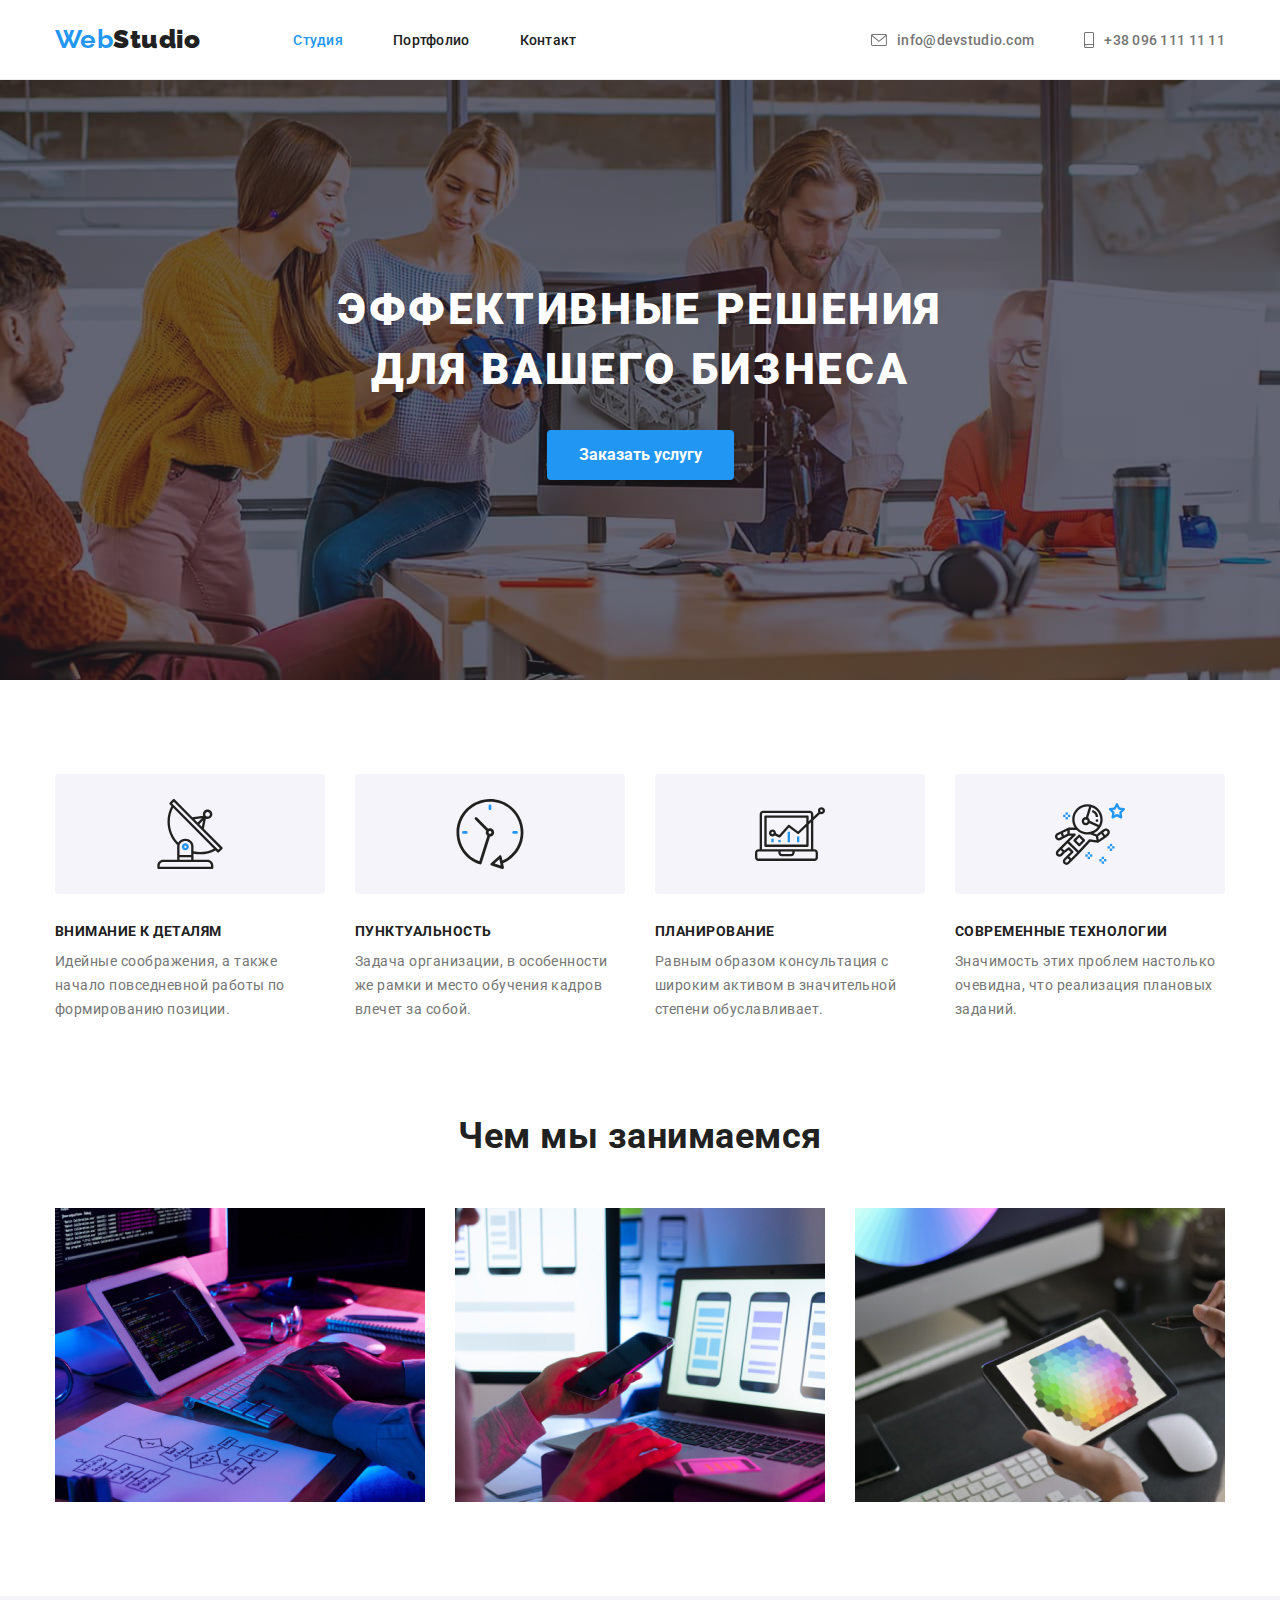
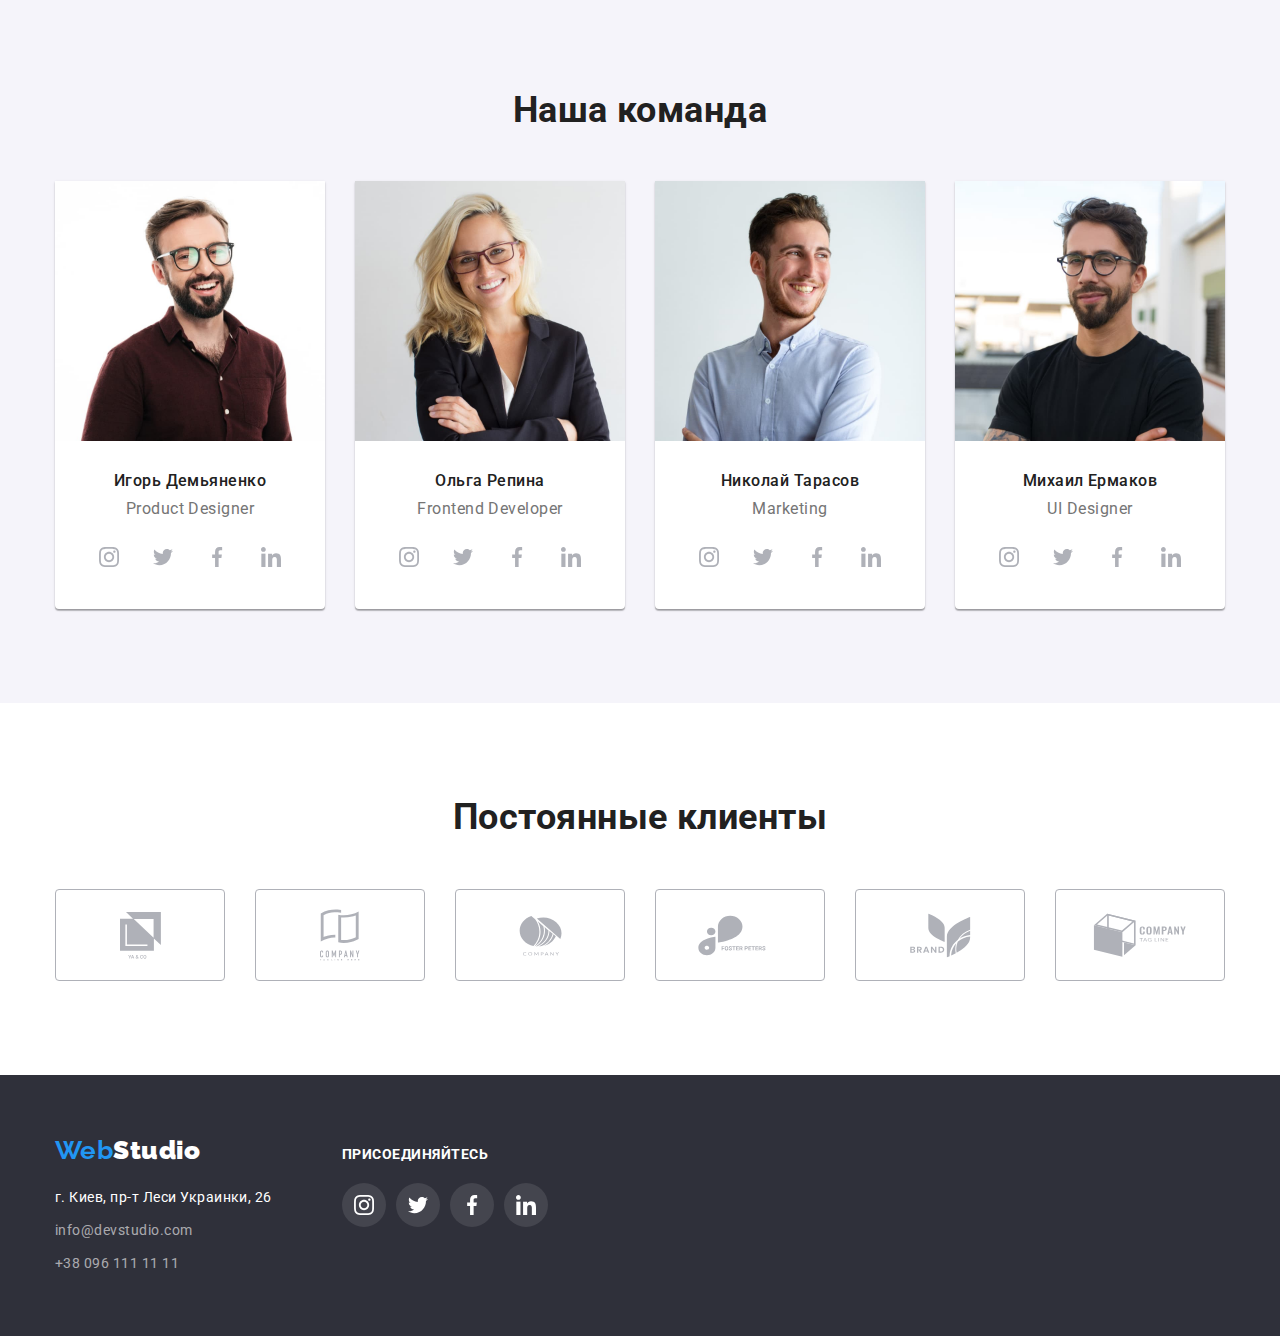
<file: index.html>
<!DOCTYPE html>
<html lang="ru">

<head>
    <meta charset="UTF-8">
    <meta http-equiv="X-UA-Compatible" content="IE=edge">
    <meta name="viewport" content="width=device-width, initial-scale=1.0">
    <title>WebStudio</title>
    <link
        href="https://fonts.googleapis.com/css2?family=Raleway:wght@700&family=Roboto:wght@400;500;700;900&display=swap"
        rel="stylesheet">
    <link rel="stylesheet" href="https://cdnjs.cloudflare.com/ajax/libs/modern-normalize/1.0.0/modern-normalize.min.css" />
    <link rel="stylesheet" href="./css/styles.css">
</head>

<body>
    <header class="page-header">
        <div class="container header-nav">
            <nav class="nav-menu">
                <a class="logo link" href="./index.html"><span class="accent">Web</span><b>Studio</b></a>
                <ul class="nav-list link list">
                    <li class="nav-item"><a class="nav-link link current" href="index.html">Студия</a></li>
                    <li class="nav-item"><a class="nav-link link" href="portfolio.html">Портфолио</a></li>
                    <li class="nav-item"><a class="nav-link link" href="">Контакт</a></li>
                </ul>
            </nav>
            <ul class="contacts-list link list">
                <li class="contacts-item">
                    <a class="contacts-link link" href="mailto:info@devstudio.com">
                        <svg class="contacts-icon" width="16" height="12">
                            <use href="./images/sprite.svg#icon-envelope"></use>
                        </svg>info@devstudio.com
                    </a>
                </li>
                <li class="contacts-item">
                    <a class="contacts-link link" href="tel:+380961111111">
                        <svg class="contacts-icon" width="10" height="16">
                            <use href="./images/sprite.svg#icon-smartphone"></use>
                        </svg>+38 096 111 11 11
                    </a>
                </li>
            </ul>
        </div>
    </header>

    <main>
        <section class="hero section hero-banner">    
            <div class="container">
                <h1 class="hero-title">Эффективные решения для вашего бизнеса</h1>
                <button class="hero-button" type="button">Заказать услугу</button>
            </div>
        </section>

        <section class="advantage section">
            <div class="container">
            <h2 class="visually-hidden">Особенности</h2>
            <ul class="advantage-list list">
                <li class="advantage-item icon-antenna">
                    <div class="advantage-icon-block">
                        <svg class="advantage-icon" width="70" height="70">
                            <use href="./images/sprite.svg#icon-antenna1"></use>
                        </svg>
                    </div>
                    <h3 class="advantage-title">Внимание к деталям</h3>
                    <p class="advantage-text">Идейные соображения, а также начало повседневной работы по формированию
                        позиции.</p>
                </li>
                <li class="advantage-item icon-clock">
                    <div class="advantage-icon-block">
                        <svg class="advantage-icon" width="70" height="70">
                            <use href="./images/sprite.svg#icon-clock1"></use>
                        </svg>
                    </div>
                    <h3 class="advantage-title">Пунктуальность</h3>
                    <p class="advantage-text">Задача организации, в особенности же рамки и место обучения кадров влечет
                        за собой.</p>
                </li>
                <li class="advantage-item icon-diagram">
                    <div class="advantage-icon-block">
                        <svg class="advantage-icon" width="70" height="70">
                            <use href="./images/sprite.svg#icon-diagram1"></use>
                        </svg>
                    </div>
                    <h3 class="advantage-title">Планирование</h3>
                    <p class="advantage-text">Равным образом консультация с широким активом в значительной степени
                        обуславливает.</p>
                </li>
                <li class="advantage-item icon-astronaut">
                    <div class="advantage-icon-block">
                        <svg class="advantage-icon" width="70" height="70">
                            <use href="./images/sprite.svg#icon-astronaut1"></use>
                        </svg>
                    </div>
                    <h3 class="advantage-title">Современные технологии</h3>
                    <p class="advantage-text">Значимость этих проблем настолько очевидна, что реализация плановых
                        заданий.</p>
                </li>
            </ul>
            </div>
        </section>

        <section class="about-us section">
            <div class="container">
            <h2 class="about-us-title">Чем мы занимаемся</h2>
            <ul class="about-us-list list">
                <li class="about-us-item"><img src="images/image1.jpg" alt="Работа за компьтером" width="370"
                        height="294"></li>
                <li class="about-us-item"><img src="images/image2.jpg" alt="Изготовление макетов" width="370"
                        height="294"></li>
                <li class="about-us-item"><img src="images/image3.jpg" alt="Выбор цветовой палитры" width="370"
                        height="294"></li>
            </ul>
            </div>
        </section>

        <section class="team section">
            <div class="container">
            <h2 class="team-title">Наша команда</h2>
            <ul class="team-list list">
                <li class="team-item">
                    <img src="images/worker1.jpg" alt="Продукт дизайнер" width="270" height="260">
                    <div class="team-item-block">
                        <h3 class="team-name">Игорь Демьяненко</h3>
                        <p class="team-position">Product Designer</p>
                    </div>
                    <div class="team-socials-block">
                            <a class="team-socials-link link" href="www.instagram.com"><svg class="team-social-icon icon-instagram" width="20"
                                    height="20">
                                    <use href="./images/sprite.svg#icon-instagram1"></use>
                                </svg></a>
                            <a class="team-socials-link link" href="www.twitter.com"><svg class="team-social-icon icon-twitter" width="20"
                                    height="20">
                                    <use href="./images/sprite.svg#icon-twitter1"></use>
                                </svg></a>
                            <a class="team-socials-link link" href="www.facebook.com"><svg class="team-social-icon icon-facebook" width="20"
                                    height="20">
                                    <use href="./images/sprite.svg#icon-facebook1"></use>
                                </svg></a>
                            <a class="team-socials-link link" href="www.linkedin.com"><svg class="team-social-icon icon-linkedin" width="20"
                                    height="20">
                                    <use href="./images/sprite.svg#icon-linkedin1"></use>
                                </svg></a>
                        </div>
                </li>
                <li class="team-item">
                    <img src="images/worker2.jpg" alt="Фронт-энд разработчик" width="270" height="260">
                    <div class="team-item-block">
                        <h3 class="team-name">Ольга Репина</h3>
                        <p class="team-position">Frontend Developer</p>
                    </div>
                    <div class="team-socials-block">
                        <a class="team-socials-link link" href="www.instagram.com"><svg class="team-social-icon icon-instagram" width="20"
                                height="20">
                                <use href="./images/sprite.svg#icon-instagram1"></use>
                            </svg></a>
                        <a class="team-socials-link link" href="www.twitter.com"><svg class="team-social-icon icon-twitter" width="20"
                                height="20">
                                <use href="./images/sprite.svg#icon-twitter1"></use>
                            </svg></a>
                        <a class="team-socials-link link" href="www.facebook.com"><svg class="team-social-icon icon-facebook" width="20"
                                height="20">
                                <use href="./images/sprite.svg#icon-facebook1"></use>
                            </svg></a>
                        <a class="team-socials-link link" href="www.linkedin.com"><svg class="team-social-icon icon-linkedin" width="20"
                                height="20">
                                <use href="./images/sprite.svg#icon-linkedin1"></use>
                            </svg></a>
                    </div>
                </li>
                <li class="team-item">
                    <img src="images/worker3.jpg" alt="Маркетолог" width="270" height="260">
                    <div class="team-item-block">
                        <h3 class="team-name">Николай Тарасов</h3>
                        <p class="team-position">Marketing</p>
                    </div>
                    <div class="team-socials-block">
                        <a class="team-socials-link link" href="www.instagram.com"><svg class="team-social-icon icon-instagram" width="20"
                                height="20">
                                <use href="./images/sprite.svg#icon-instagram1"></use>
                            </svg></a>
                        <a class="team-socials-link link" href="www.twitter.com"><svg class="team-social-icon icon-twitter" width="20"
                                height="20">
                                <use href="./images/sprite.svg#icon-twitter1"></use>
                            </svg></a>
                        <a class="team-socials-link link" href="www.facebook.com"><svg class="team-social-icon icon-facebook" width="20"
                                height="20">
                                <use href="./images/sprite.svg#icon-facebook1"></use>
                            </svg></a>
                        <a class="team-socials-link link" href="www.linkedin.com"><svg class="team-social-icon icon-linkedin" width="20"
                                height="20">
                                <use href="./images/sprite.svg#icon-linkedin1"></use>
                            </svg></a>
                    </div>
                </li>
                <li class="team-item">
                    <img src="images/worker4.jpg" alt="UI Дизайнер" width="270" height="260">
                    <div class="team-item-block">
                        <h3 class="team-name">Михаил Ермаков</h3>
                        <p class="team-position">UI Designer</p>
                    </div>
                    <div class="team-socials-block">
                        <a class="team-socials-link link" href="www.instagram.com"><svg class="team-social-icon icon-instagram" width="20"
                                height="20">
                                <use href="./images/sprite.svg#icon-instagram1"></use>
                            </svg></a>
                        <a class="team-socials-link link" href="www.twitter.com"><svg class="team-social-icon icon-twitter" width="20"
                                height="20">
                                <use href="./images/sprite.svg#icon-twitter1"></use>
                            </svg></a>
                        <a class="team-socials-link link" href="www.facebook.com"><svg class="team-social-icon icon-facebook" width="20"
                                height="20">
                                <use href="./images/sprite.svg#icon-facebook1"></use>
                            </svg></a>
                        <a class="team-socials-link link" href="www.linkedin.com"><svg class="team-social-icon icon-linkedin" width="20"
                                height="20">
                                <use href="./images/sprite.svg#icon-linkedin1"></use>
                            </svg></a>
                    </div>
                </li>
            </ul>
            </div>
        </section>

        <section class="clients section">
            <div class="container">
                <h2 class="clients-title">Постоянные клиенты</h2>
                <ul class="clients-list list">
                    <li class="clients-item">
                        <a class="clients-link" href="/">
                            <svg class="clients-icon" width="41" height="47">
                                <use href="./images/sprite.svg#icon-group"></use>
                            </svg>
                        </a>
                    </li>
                    <li class="clients-item">
                        <a class="clients-link" href="/">
                            <svg class="clients-icon" width="40" height="52">
                                <use href="./images/sprite.svg#icon-group1"></use>
                            </svg>
                        </a>
                    </li>
                    <li class="clients-item">
                        <a class="clients-link" href="/">
                            <svg class="clients-icon" width="43" height="41">
                                <use href="./images/sprite.svg#icon-group-2"></use>
                            </svg>
                        </a>
                    </li>
                    <li class="clients-item">
                        <a class="clients-link" href="/">
                            <svg class="clients-icon" width="84" height="41">
                                <use href="./images/sprite.svg#icon-group-3"></use>
                            </svg>
                        </a>
                    </li>
                    <li class="clients-item">
                        <a class="clients-link" href="/">
                            <svg class="clients-icon" width="63" height="45">
                                <use href="./images/sprite.svg#icon-group-4"></use>
                            </svg>
                        </a>
                    </li>
                    <li class="clients-item">
                        <a class="clients-link" href="/">
                            <svg class="clients-icon" width="94" height="44">
                                <use href="./images/sprite.svg#icon-group-5"></use>
                            </svg>
                        </a>
                    </li>
                </ul>
            </div>
        </section>
    </main>

    <footer class="footer-page">
        <div class="container footer-container">
            <div class="address-wrapper">
                <a class="footer-logo link" href="./index.html"><span class="accent">Web</span><b>Studio</b></a>
                <address class="footer-address">
                <ul class="footer-list link list">
                    <li class="footer-item"><a class="footer-address-link link" href="https://goo.gl/maps/piqngm7oDQpEDh6u6"
                            target="_blank" rel="noopener nofollow noreferrer">г. Киев, пр-т Леси Украинки, 26</a></li>
                    <li class="footer-item"><a class="footer-contact-link link"
                            href="mailto:info@devstudio.com">info@devstudio.com</a></li>
                    <li class="footer-item"><a class="footer-contact-link link" href="tel:+380961111111">+38 096 111 11
                            11</a></li>
                </ul>
            </address>
        </div>

            <div class="socials-wrapper">
                <h3 class="footer-socials">присоединяйтесь</h3>
                <ul class="footer-socials-list list">
                    <li class="footer-socials-item">
                        <a class="footer-socials-link link" href="www.instagram.com">
                            <svg class="icon-instagram" width="20" height="20">
                                <use href="./images/sprite.svg#icon-instagram1"></use>
                            </svg>
                        </a>
                    </li>
                    <li class="footer-socials-item">
                        <a class="footer-socials-link link" href="www.twitter.com">
                            <svg class="icon-twitter" width="20" height="20">
                                <use href="./images/sprite.svg#icon-twitter1"></use>
                            </svg>
                        </a>
                    </li>
                    <li class="footer-socials-item">
                        <a class="footer-socials-link link" href="www.facebook.com">
                            <svg class="icon-facebook" width="20" height="20">
                                <use href="./images/sprite.svg#icon-facebook1"></use>
                            </svg>
                        </a>
                    </li>
                    <li class="footer-socials-item">
                        <a class="footer-socials-link link" href="www.linkedin.com">
                            <svg class="icon-linkedin" width="20" height="20">
                                <use href="./images/sprite.svg#icon-linkedin1"></use>
                            </svg>
                        </a>
                    </li>
                </ul>
            </div>
        </div>
    </footer>
</body>

</html>
</file>
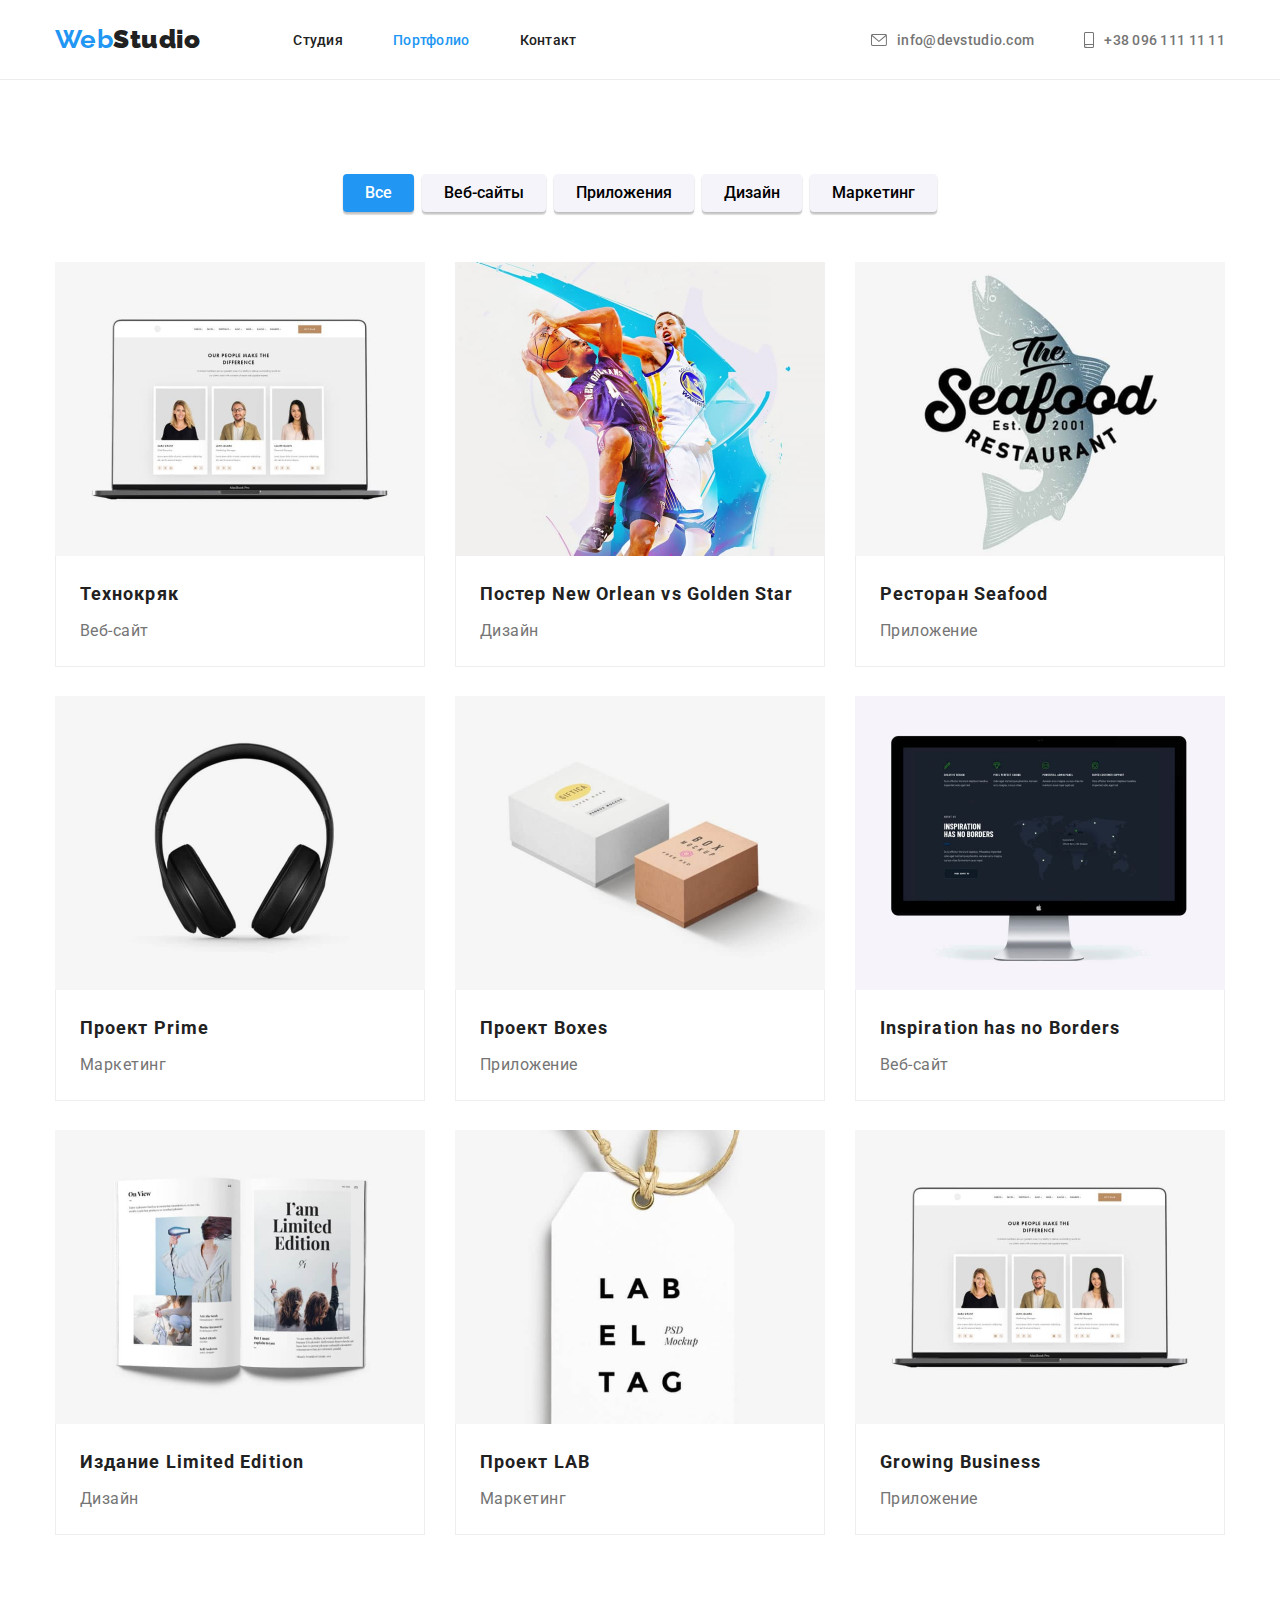
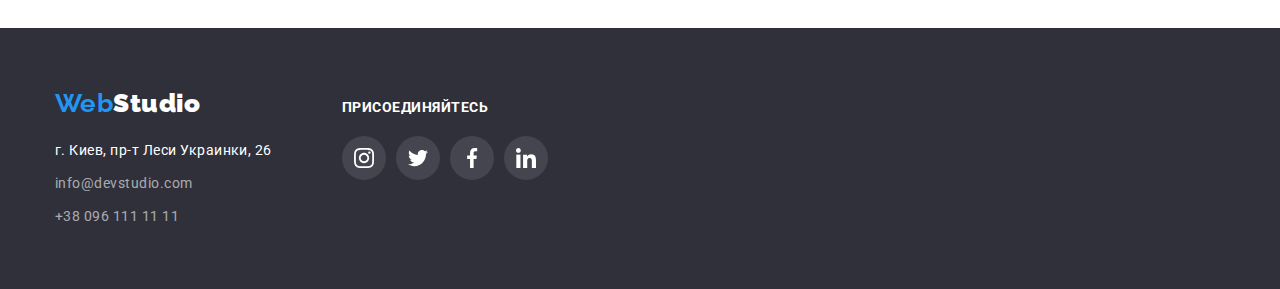
<file: portfolio.html>
<!DOCTYPE html>
<html lang="ru">

<head>
    <meta charset="UTF-8">
    <meta http-equiv="X-UA-Compatible" content="IE=edge">
    <meta name="viewport" content="width=device-width, initial-scale=1.0">
    <title>WebStudio</title>
    <link
        href="https://fonts.googleapis.com/css2?family=Raleway:wght@700&family=Roboto:wght@400;500;700;900&display=swap"
        rel="stylesheet">
    <link rel="stylesheet" href="https://cdnjs.cloudflare.com/ajax/libs/modern-normalize/1.0.0/modern-normalize.min.css" />
    <link rel="stylesheet" href="./css/styles.css">
</head>

<body>
    <header class="page-header">
        <div class="container header-nav">
            <nav class="nav-menu">
                <a class="logo link" href="./index.html"><span class="accent">Web</span><b>Studio</b></a>
                <ul class="nav-list link list">
                    <li class="nav-item"><a class="nav-link link" href="index.html">Студия</a></li>
                    <li class="nav-item"><a class="nav-link link current" href="portfolio.html">Портфолио</a></li>
                    <li class="nav-item"><a class="nav-link link" href="">Контакт</a></li>
                </ul>
            </nav>
            <ul class="contacts-list link list">
                <li class="contacts-item"> 
                    <a class="contacts-link link" href="mailto:info@devstudio.com">
                        <svg class="contacts-icon" width="16" height="12">
                            <use href="./images/sprite.svg#icon-envelope"></use>
                        </svg>info@devstudio.com
                    </a>
                </li>
                <li class="contacts-item">
                    <a class="contacts-link link" href="tel:+380961111111">
                        <svg class="contacts-icon" width="10" height="16">
                            <use href="./images/sprite.svg#icon-smartphone"></use>
                        </svg>+38 096 111 11 11
                    </a>
                </li>
            </ul>
        </div>
    </header>

    <main>
        <section class="portfolio section">
            <div class="container">
                <h1 class="visually-hidden">Фильтр</h1>
                <ul class="filter-list list">
                    <li class="filter-item"><button class="filter active" type="button">Все</button></li>
                    <li class="filter-item"><button class="filter" type="button">Веб-сайты</button></li>
                    <li class="filter-item"><button class="filter" type="button">Приложения</button></li>
                    <li class="filter-item"><button class="filter" type="button">Дизайн</button></li>
                    <li class="filter-item"><button class="filter" type="button">Маркетинг</button></li>
                </ul>
        
                <ul class="portfolio-list list">
                    <li class="portfolio-item">
                        <a class="portfolio-link link" href="./portfolio.html">
                            <img src="images/news.jpg" alt="Ноутбук" width="370" height="294">
                            <div class="portfolio-block">
                                <h2 class="portfolio-title">Технокряк</h2>
                                <p class="portfolio-description">Веб-сайт</p>
                            </div>
                        </a>
                    </li>
                    <li class="portfolio-item">
                        <a class="portfolio-link link" href="./portfolio.html">
                            <img src="images/news1.jpg" alt="Баскетболисты" width="370" height="294">
                            <div class="portfolio-block">
                                <h2 class="portfolio-title">Постер New Orlean vs Golden Star</h2>
                                <p class="portfolio-description">Дизайн</p>
                            </div>
                        </a>
                    </li>
                    <li class="portfolio-item">
                        <a class="portfolio-link link" href="./portfolio.html">
                            <img src="images/news2.jpg" alt="Ресторан" width="370" height="294">
                            <div class="portfolio-block">
                                <h2 class="portfolio-title">Ресторан Seafood</h2>
                                <p class="portfolio-description">Приложение</p>
                            </div>
                        </a>
                    </li>
                    <li class="portfolio-item">
                        <a class="portfolio-link link" href="./portfolio.html">
                            <img src="images/news3.jpg" alt="Наушники" width="370" height="294">
                            <div class="portfolio-block">
                                <h2 class="portfolio-title">Проект Prime</h2>
                                <p class="portfolio-description">Маркетинг</p>
                            </div>
                        </a>
                    </li>
                    <li class="portfolio-item">
                        <a class="portfolio-link link" href="./portfolio.html">
                            <img src="images/news4.jpg" alt="Коробочки" width="370" height="294">
                            <div class="portfolio-block">
                                <h2 class="portfolio-title">Проект Boxes</h2>
                                <p class="portfolio-description">Приложение</p>
                            </div>
                        </a>
                    </li>
                    <li class="portfolio-item">
                        <a class="portfolio-link link" href="./portfolio.html">
                            <img src="images/news5.jpg" alt="Монитор" width="370" height="294">
                            <div class="portfolio-block">
                                <h2 class="portfolio-title">Inspiration has no Borders</h2>
                                <p class="portfolio-description">Веб-сайт</p>
                            </div>
                        </a>
                    </li>
                    <li class="portfolio-item">
                        <a class="portfolio-link link" href="./portfolio.html">
                            <img src="images/news6.jpg" alt="Книга" width="370" height="294">
                            <div class="portfolio-block">
                                <h2 class="portfolio-title">Издание Limited Edition</h2>
                                <p class="portfolio-description">Дизайн</p>
                            </div>
                        </a>
                    </li>
                    <li class="portfolio-item">
                        <a class="portfolio-link link" href="./portfolio.html">
                            <img src="images/news7.jpg" alt="Бирка" width="370" height="294">
                            <div class="portfolio-block">
                                <h2 class="portfolio-title">Проект LAB</h2>
                                <p class="portfolio-description">Маркетинг</p>
                            </div>
                        </a>
                    </li>
                    <li class="portfolio-item">
                        <a class="portfolio-link link" href="./portfolio.html">
                            <img src="images/news.jpg" alt="Ноутбук с работником" width="370" height="294">
                            <div class="portfolio-block">
                                <h2 class="portfolio-title">Growing Business</h2>
                                <p class="portfolio-description">Приложение</p>
                            </div>
                        </a>
                    </li>
                </ul>
            </div>
        </section>
    </main>

    <footer class="footer-page">
        <div class="container footer-container">
            <div class="address-wrapper">
                <a class="footer-logo link" href="./index.html"><span class="accent">Web</span><b>Studio</b></a>
                <address class="footer-address">
                    <ul class="footer-list link list">
                        <li class="footer-item"><a class="footer-address-link link"
                                href="https://goo.gl/maps/piqngm7oDQpEDh6u6" target="_blank"
                                rel="noopener nofollow noreferrer">г. Киев, пр-т Леси Украинки, 26</a></li>
                        <li class="footer-item"><a class="footer-contact-link link"
                                href="mailto:info@devstudio.com">info@devstudio.com</a></li>
                        <li class="footer-item"><a class="footer-contact-link link" href="tel:+380961111111">+38 096 111 11
                                11</a></li>
                    </ul>
                </address>
            </div>
    
            <div class="socials-wrapper">
                <h3 class="footer-socials">присоединяйтесь</h3>
                <ul class="footer-socials-list list">
                    <li class="footer-socials-item">
                        <a class="footer-socials-link link" href="www.instagram.com">
                            <svg class="icon-instagram" width="20" height="20">
                                <use href="./images/sprite.svg#icon-instagram1"></use>
                            </svg>
                        </a>
                    </li>
                    <li class="footer-socials-item">
                        <a class="footer-socials-link link" href="www.twitter.com">
                            <svg class="icon-twitter" width="20" height="20">
                                <use href="./images/sprite.svg#icon-twitter1"></use>
                            </svg>
                        </a>
                    </li>
                    <li class="footer-socials-item">
                        <a class="footer-socials-link link" href="www.facebook.com">
                            <svg class="icon-facebook" width="20" height="20">
                                <use href="./images/sprite.svg#icon-facebook1"></use>
                            </svg>
                        </a>
                    </li>
                    <li class="footer-socials-item">
                        <a class="footer-socials-link link" href="www.linkedin.com">
                            <svg class="icon-linkedin" width="20" height="20">
                                <use href="./images/sprite.svg#icon-linkedin1"></use>
                            </svg>
                        </a>
                    </li>
                </ul>
            </div>
        </div>
    </footer>
</body>

</html>
</file>
<file: css/styles.css>
/* Main things for everything */
:root {
    --main-color: #212121;
    --color-white: #ffffff;
    --primary-white-color: #F5F4FA;
    --accent-color: #2196F3;
    --muted-text-color: #757575;
    --accent-background-color: #2F303A;
    --color-icon: #AFB1B8;
    --muted-banner-color: rgba(47, 48, 58, 0.4);
}

body {
    font-family: 'Roboto', sans-serif;
    color: var(--main-color);
    background-color: var(--color-white);
    letter-spacing: 0.03em;
}

img {
    display: block;
    max-width: 100%;
    height: auto;
}

h1,
h2,
h3,
h4,
h5,
h6,
ul,
p {
    margin: 0;
    padding: 0;
}

address {
    font-style: normal;
}

.link {
    color: inherit;
    text-decoration: none;
}

.list {
    list-style-type: none;
    color: inherit;
}

.visually-hidden {
    position: absolute;
    width: 1px;
    height: 1px;
    margin: -1px;
    border: 0;
    padding: 0;

    white-space: nowrap;
    clip-path: inset(100%);
    clip: rect(0 0 0 0);
    overflow: hidden;
}

.container {
    width: 1200px;
    margin: 0 auto;
    padding: 0 15px;
}

.section {
    padding-top: 94px;
    padding-bottom: 94px;
}

/* Header */

.page-header {
    display: block;
    height: 80px;
    border-bottom: 1px solid #ECECEC;
}

.header-nav {
    display: flex;
}

.nav-menu {
    display: flex;
    align-items: center;
    height: 80px;
}

.logo {
    display: flex;
    margin-right: 93px;

    padding-top: 24px;
    padding-bottom: 25px;

    font-family: 'Raleway';
    text-decoration: none;
    font-weight: 700;
    font-size: 26px;
    line-height: 1.19;
}

.accent {
    color: var(--accent-color);
}

.nav-list, .contacts-list  {
    display: flex;
    align-items: center;
}

.contacts-list {
    margin-left: auto;
}

.nav-list .nav-item:not(:last-child),
.contacts-list .contacts-item:not(:last-child) {
    margin-right: 50px;
}

.nav-link, .contacts-link {
    display: flex;

    padding-top: 32px;
    padding-bottom: 32px;

    font-weight: 500;
    font-size: 14px;
    line-height: 16px;
    letter-spacing: 0.02em;
}

.nav-link:hover,
.nav-link:focus,
.current {
    color: var(--accent-color);
}

.contacts-link {
    color: var(--muted-text-color);
    fill: var(--muted-text-color);

    align-items: center;
}

.contacts-icon {
    margin-right: 10px;
}

.contacts-link:hover,
.contacts-link:focus {
    color: var(--accent-color);
    fill: var(--accent-color);
}

/* Section Hero */

.hero {
    max-width: 1600px;
    margin: 0 auto;
    
    background-color: var(--accent-background-color);
    text-align: center;
}

.hero-banner {
    height: 600px;

    background-image: linear-gradient(
        to right,
        var(--muted-banner-color),
        var(--muted-banner-color) ), url(../images/hero.jpg);
    background-repeat: no-repeat;
    background-position: center;
    background-size: cover;
}

.hero.section {
    padding-top: 200px;
    padding-bottom: 200px;
}

.hero-title {
    display: inline-block;
    margin-bottom: 30px;
    min-height: 120px;
    max-width: 696px;
    
    font-weight: 900;
    font-size: 44px;
    line-height: 1.36;
    
    letter-spacing: 0.06em;
    text-transform: uppercase;
    color: var(--color-white);
}

.hero-button {
    display: block;
    margin-left: auto;
    margin-right: auto;
    padding: 10px 32px;

    font-family: 'Roboto';
    font-weight: 700;
    font-size: 16px;
    line-height: 1.88;
    align-items: center;
    color: var(--color-white);
    background-color: var(--accent-color);
    cursor: pointer;

    border: none;
    box-shadow: 0px 4px 4px rgba(0, 0, 0, 0.15);
    border-radius: 4px;
}

/* Section Advantage */

.advantage-list {
    display: flex;
}

.advantage-item {
    max-width: 270px;
    max-height: 251px;
}

.advantage-icon-block {
    display: flex;
    justify-content: center;
    align-items: center;
    height: 120px;
    width: 270px;
    margin-bottom: 30px;


    background-color: var(--primary-white-color);
    border-radius: 4px;
}

.advantage-item:not(:last-child) {
    margin-right: 30px;
}

.advantage-title {
    margin-bottom: 10px;
    
    font-weight: 700;
    font-size: 14px;
    line-height: 1.14;
    text-transform: uppercase;
}

.advantage-text {
    font-size: 14px;
    line-height: 1.71;
    color: var(--muted-text-color);
}

/* Section About Us */

.section.about-us {
    padding-top: 0;
}

.about-us-title,
.team-title,
.clients-title {
    margin-bottom: 50px;
    
    font-weight: 700;
    font-size: 36px;
    line-height: 1.16;
    text-align: center;
}

.about-us-list {
    display: flex;
}

.about-us-item:not(:last-child) {
    margin-right: 30px;
}

.about-us-item {
    height: 294px;
}

/* Section Team */

.team {
    background-color: var(--primary-white-color);
}

.team-list {
    display: flex;
}

.team-item {
    background: var(--color-white);
    box-shadow: 0px 1px 3px rgba(0, 0, 0, 0.12), 0px 1px 1px rgba(0, 0, 0, 0.14), 0px 2px 1px rgba(0, 0, 0, 0.2);
    border-radius: 0px 0px 4px 4px;
}

.team-item:not(:last-child) {
    margin-right: 30px;
}

.team-item-block {
    padding-top: 30px;
    padding-bottom: 16px;
    text-align: center;
}

.team-name {
    padding-bottom: 10px;

    font-weight: 500;
    font-size: 16px;
    line-height: 1.2;
}

.team-position {
    line-height: 1.18;
    color: var(--muted-text-color);
}

.team-socials-block {
    display: flex;
    justify-content: center;
}

.team-socials-link {
    display: flex;
    margin-bottom: 30px;
    width: 44px;
    height: 44px;
    justify-content: center;
    align-items: center;
    border-radius: 50%;
    fill: var(--color-icon);
}

.team-socials-link:not(:last-child) {
    margin-right: 10px;
}

.team-socials-link:hover,
.team-socials-link:focus {
    background-color: var(--accent-color);
    fill: var(--color-white);
}

/* Section Clients */

.clients-list {
    display: flex;
}

.clients-item:not(:last-child) {
    margin-right: 30px;
}

.clients-link {
    display: flex;
    width: 170px;
    height: 92px;
    
    align-items: center;
    justify-content: center;

    border: 1px solid #AFB1B8;
    border-radius: 4px;
    fill: var(--color-icon);
}

.clients-link:hover,
.clients-link:focus {
    border-color: var(--accent-color);
    fill: var(--accent-color);
}

/* Portfolio Section*/

.filter-list {
    display: flex;
    justify-content: center;
    padding: 0;
    margin-bottom: 50px;
}

.filter-item:not(:last-child) {
    margin-right: 8px;
}

.filter {    
    display: flex;
    padding: 6px 22px;

    box-shadow: 0px 3px 1px rgba(0, 0, 0, 0.1), 
    0px 1px 2px rgba(0, 0, 0, 0.08), 
    0px 2px 2px rgba(0, 0, 0, 0.12);
    border: none;
    border-radius: 4px;

    font-family: inherit;
    font-weight: 500;
    font-size: 16px;
    line-height: 1.62;
    text-align: center;
    cursor: pointer;
    background-color: var(--primary-white-color);
}

.filter:hover,
.filter:focus,
.filter:active {
    color: var(--color-white);
    background-color: var(--accent-color);
}

.filter.active {
    color: var(--color-white);
    background-color: var(--accent-color);
}

.portfolio-list {
    display: flex;
    flex-wrap: wrap;
    gap: 30px;
}

.portfolio-pic {
    display: block;
    max-height: 100%;
    height: auto;
}

.portfolio-block {
    padding: 20px 24px;
    border: 1px solid #EEEEEE;
    border-top: none;
}

.portfolio-item {
    display: block;
    max-height: 404px;
    background: var(--color-white);
}

.portfolio-item:hover,
.portfolio-item:focus {
    cursor: pointer;
    box-shadow: 0px 1px 1px rgba(0, 0, 0, 0.12), 0px 4px 4px rgba(0, 0, 0, 0.06), 1px 4px 6px rgba(0, 0, 0, 0.16);
}

.portfolio-title {
    margin-bottom: 4px;
    
    font-weight: 700;
    font-size: 18px;
    line-height: 2;
    letter-spacing: 0.06em;
}

.portfolio-description {
    font-size: 16px;
    line-height: 1.88;
    color: var(--muted-text-color);
}

/* Footer */

.footer-page {
    background-color: var(--accent-background-color);
    color: var(--color-white);
}

.footer-container {
    display: flex;
    
    padding-top: 60px;
    padding-bottom: 60px;
}

.address-wrapper {
    margin-right: 70px;
}

.footer-logo {
    display: inline-block;
    margin-bottom: 20px;
    
    font-family: 'Raleway';
    text-decoration: none;
    font-weight: 700;
    font-size: 26px;
    line-height: 1.19;
}

.footer-list {
    display: block;

    font-size: 14px;
    line-height: 1.71;
}

.footer-item {
    font-style: normal;
}

.footer-item:not(:last-child) {
    margin-bottom: 9px;
}

.footer-contact-link {
    color: rgba(255, 255, 255, 0.6);
}

.footer-contact-link:hover,
.footer-contact-link:focus {
    color: var(--accent-color);
}

.socials-wrapper {
    padding-top: 12px;
}

.footer-socials {
    margin-bottom: 20px;

    font-weight: 700;
    font-size: 14px;
    line-height: 1.14;
    text-transform: uppercase;
}

.footer-socials-list {
    display: flex;
}

.footer-socials-item:not(:last-child) {
    margin-right: 10px;
}

.footer-socials-link {
    display: flex;    
    width: 44px;
    height: 44px;
    justify-content: center;
    align-items: center;
    
    background-color: rgba(255, 255, 255, 0.1);
    border-radius: 50%;
    fill: var(--color-white);
}

.footer-socials-link:hover,
.footer-socials-link:focus {
    background-color: var(--accent-color);
}
</file>
